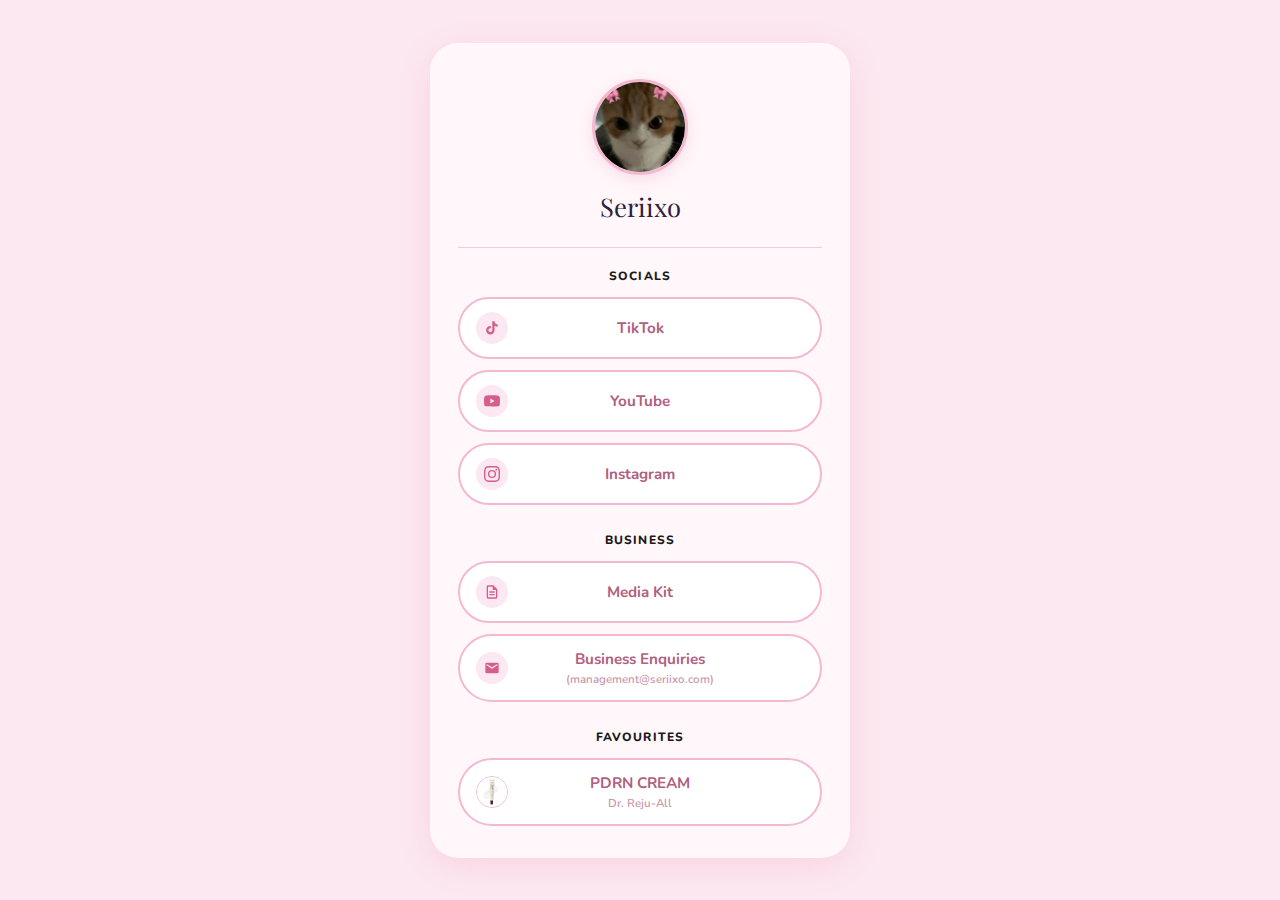
<file: index.html>
<!DOCTYPE html>
<html lang="en">
<head>
  <meta charset="UTF-8">
  <meta name="viewport" content="width=device-width, initial-scale=1.0">
  <title>Seriixo</title>
  <link rel="canonical" href="/">
  <link rel="preconnect" href="https://fonts.googleapis.com">
  <link rel="preconnect" href="https://fonts.gstatic.com" crossorigin>
  <link href="https://fonts.googleapis.com/css2?family=Nunito:wght@400;600;700;800&family=Playfair+Display:wght@700&display=swap" rel="stylesheet">
  <style>
    * {
      margin: 0;
      padding: 0;
      box-sizing: border-box;
    }

    body {
      font-family: 'Nunito', sans-serif;
      background: #fce8f0;
      min-height: 100vh;
      display: flex;
      align-items: center;
      justify-content: center;
      padding: 24px 16px;
    }

    /* ── Card ── */
    .card {
      background: #fff7fa;
      border-radius: 28px;
      width: 100%;
      max-width: 420px;
      padding: 36px 28px 32px;
      box-shadow: 0 8px 32px rgba(220, 100, 150, 0.15);
      display: flex;
      flex-direction: column;
      align-items: center;
    }

    /* ── Avatar ── */
    .avatar {
      width: 96px;
      height: 96px;
      border-radius: 50%;
      object-fit: cover;
      object-position: center 15%;
      border: 3px solid #f4b8d0;
      box-shadow: 0 4px 16px rgba(220, 100, 150, 0.18);
      display: block;
    }

    /* ── Profile ── */
    .profile-name {
      font-family: 'Playfair Display', serif;
      font-size: 1.6rem;
      color: #2d2040;
      margin-top: 14px;
      text-align: center;
    }

    .profile-bio {
      font-size: 0.85rem;
      color: #7a6e9a;
      margin-top: 6px;
      text-align: center;
      line-height: 1.6;
      max-width: 280px;
    }

    /* ── Divider ── */
    .divider {
      width: 100%;
      height: 1px;
      background: #f9c8e0;
      margin: 24px 0 20px;
    }

    /* ── Link buttons ── */
    .links {
      width: 100%;
      display: flex;
      flex-direction: column;
      gap: 11px;
    }

    .link-btn {
      display: flex;
      align-items: center;
      gap: 12px;
      width: 100%;
      padding: 13px 16px;
      border-radius: 100px;
      border: 2px solid #f4b8d0;
      background: #fff;
      text-decoration: none;
      font-family: 'Nunito', sans-serif;
      font-size: 0.95rem;
      font-weight: 700;
      color: #b06080;
      transition: transform 0.18s ease, background 0.18s ease, box-shadow 0.18s ease;
    }

    .link-btn:hover {
      transform: translateY(-2px);
      background: #fff0f7;
      box-shadow: 0 6px 18px rgba(220, 100, 150, 0.15);
    }

    .link-btn:active {
      transform: translateY(0);
    }

    .btn-icon {
      width: 32px;
      height: 32px;
      border-radius: 50%;
      background: #fce8f2;
      display: flex;
      align-items: center;
      justify-content: center;
      flex-shrink: 0;
    }

    .btn-icon svg {
      width: 16px;
      height: 16px;
      fill: #d4608a;
    }

    .btn-label {
      flex: 1;
      text-align: center;
      padding-right: 44px; /* optical centre offset */
      display: flex;
      flex-direction: column;
      gap: 2px;
    }

    .btn-label-main {
      display: block;
    }

    .btn-label-sub {
      display: block;
      font-size: 0.72rem;
      font-weight: 600;
      opacity: 0.65;
    }

    button.link-btn {
      cursor: pointer;
      border-color: #f4b8d0;
      width: 100%;
    }

    .btn-photo {
      width: 32px;
      height: 32px;
      border-radius: 50%;
      object-fit: cover;
      flex-shrink: 0;
      border: 1.5px solid #f4b8d0;
    }

    /* ── Section label ── */
    .section-label {
      width: 100%;
      font-family: 'Nunito', sans-serif;
      font-size: 0.75rem;
      font-weight: 800;
      text-transform: uppercase;
      letter-spacing: 1.2px;
      color: #1a1a1a;
      margin-bottom: 2px;
      text-align: center;
    }

    .section-gap {
      margin-top: 16px;
    }


    /* ── Mobile ── */
    @media (max-width: 480px) {
      body {
        padding: 16px 12px;
        align-items: flex-start;
      }

      .card {
        padding: 28px 20px 26px;
        border-radius: 22px;
      }

      .avatar {
        width: 84px;
        height: 84px;
        object-position: center 15%;
      }

      .profile-name {
        font-size: 1.4rem;
      }

      .link-btn {
        padding: 12px 14px;
        font-size: 0.9rem;
      }
    }
  </style>
</head>
<body>

  <div class="card">

    <img class="avatar" src="mediakit/profile.jpg" alt="Seriixo">

    <div class="profile-name">Seriixo</div>

    <div class="divider"></div>

    <div class="links">

      <div class="section-label">Socials</div>

      <a href="https://www.tiktok.com/@seriixo" class="link-btn" target="_blank" rel="noopener noreferrer">
        <span class="btn-icon">
          <svg viewBox="0 0 24 24"><path d="M19.59 6.69a4.83 4.83 0 0 1-3.77-4.25V2h-3.45v13.67a2.89 2.89 0 0 1-2.88 2.5 2.89 2.89 0 0 1-2.89-2.89 2.89 2.89 0 0 1 2.89-2.89c.28 0 .54.04.79.1V9.01a6.33 6.33 0 0 0-.79-.05 6.34 6.34 0 0 0-6.34 6.34 6.34 6.34 0 0 0 6.34 6.34 6.34 6.34 0 0 0 6.33-6.34V8.69a8.18 8.18 0 0 0 4.78 1.52V6.78a4.85 4.85 0 0 1-1.01-.09z"/></svg>
        </span>
        <span class="btn-label">TikTok</span>
      </a>

      <a href="https://www.youtube.com/@seriixo/shorts" class="link-btn" target="_blank" rel="noopener noreferrer">
        <span class="btn-icon">
          <svg viewBox="0 0 24 24"><path d="M23.498 6.186a3.016 3.016 0 0 0-2.122-2.136C19.505 3.545 12 3.545 12 3.545s-7.505 0-9.377.505A3.017 3.017 0 0 0 .502 6.186C0 8.07 0 12 0 12s0 3.93.502 5.814a3.016 3.016 0 0 0 2.122 2.136c1.871.505 9.376.505 9.376.505s7.505 0 9.377-.505a3.015 3.015 0 0 0 2.122-2.136C24 15.93 24 12 24 12s0-3.93-.502-5.814zM9.545 15.568V8.432L15.818 12l-6.273 3.568z"/></svg>
        </span>
        <span class="btn-label">YouTube</span>
      </a>

      <a href="https://www.instagram.com/seriixo._/" class="link-btn" target="_blank" rel="noopener noreferrer">
        <span class="btn-icon">
          <svg viewBox="0 0 24 24"><path d="M12 2.163c3.204 0 3.584.012 4.85.07 3.252.148 4.771 1.691 4.919 4.919.058 1.265.069 1.645.069 4.849 0 3.205-.012 3.584-.069 4.849-.149 3.225-1.664 4.771-4.919 4.919-1.266.058-1.644.07-4.85.07-3.204 0-3.584-.012-4.849-.07-3.26-.149-4.771-1.699-4.919-4.92-.058-1.265-.07-1.644-.07-4.849 0-3.204.013-3.583.07-4.849.149-3.227 1.664-4.771 4.919-4.919 1.266-.057 1.645-.069 4.849-.069zM12 0C8.741 0 8.333.014 7.053.072 2.695.272.273 2.69.073 7.052.014 8.333 0 8.741 0 12c0 3.259.014 3.668.072 4.948.2 4.358 2.618 6.78 6.98 6.98C8.333 23.986 8.741 24 12 24c3.259 0 3.668-.014 4.948-.072 4.354-.2 6.782-2.618 6.979-6.98.059-1.28.073-1.689.073-4.948 0-3.259-.014-3.667-.072-4.947-.196-4.354-2.617-6.78-6.979-6.98C15.668.014 15.259 0 12 0zm0 5.838a6.162 6.162 0 1 0 0 12.324 6.162 6.162 0 0 0 0-12.324zM12 16a4 4 0 1 1 0-8 4 4 0 0 1 0 8zm6.406-11.845a1.44 1.44 0 1 0 0 2.881 1.44 1.44 0 0 0 0-2.881z"/></svg>
        </span>
        <span class="btn-label">Instagram</span>
      </a>

      <div class="section-label section-gap">Business</div>

      <a href="/mediakit/" class="link-btn">
        <span class="btn-icon">
          <svg viewBox="0 0 24 24"><path d="M14 2H6a2 2 0 0 0-2 2v16a2 2 0 0 0 2 2h12a2 2 0 0 0 2-2V8l-6-6zm4 18H6V4h7v5h5v11zM8 15h8v2H8v-2zm0-4h8v2H8v-2z"/></svg>
        </span>
        <span class="btn-label">Media Kit</span>
      </a>

      <button class="link-btn" onclick="copyEmail(this)" data-email="management@seriixo.com">
        <span class="btn-icon">
          <svg viewBox="0 0 24 24"><path d="M20 4H4a2 2 0 0 0-2 2v12a2 2 0 0 0 2 2h16a2 2 0 0 0 2-2V6a2 2 0 0 0-2-2zm0 4-8 5-8-5V6l8 5 8-5v2z"/></svg>
        </span>
        <span class="btn-label">
          <span class="btn-label-main">Business Enquiries</span>
          <span class="btn-label-sub">(management@seriixo.com)</span>
        </span>
      </button>

      <div class="section-label section-gap">Favourites</div>

      <a href="#" class="link-btn">
        <img class="btn-photo" src="Collaboration/Photos/drRejuAll.jpg" alt="Dr. Reju-All PDRN Cream">
        <span class="btn-label">
          <span class="btn-label-main">PDRN CREAM</span>
          <span class="btn-label-sub">Dr. Reju-All</span>
        </span>
      </a>

    </div>

  </div>

  <script>
    function copyEmail(btn) {
      const email = btn.dataset.email;
      navigator.clipboard.writeText(email).then(() => {
        const main = btn.querySelector('.btn-label-main');
        const sub  = btn.querySelector('.btn-label-sub');
        const prevMain = main.textContent;
        const prevSub  = sub.textContent;
        main.textContent = 'Copied!';
        sub.textContent  = email;
        setTimeout(() => {
          main.textContent = prevMain;
          sub.textContent  = prevSub;
        }, 2000);
      });
    }
  </script>
</body>
</html>
</file>
